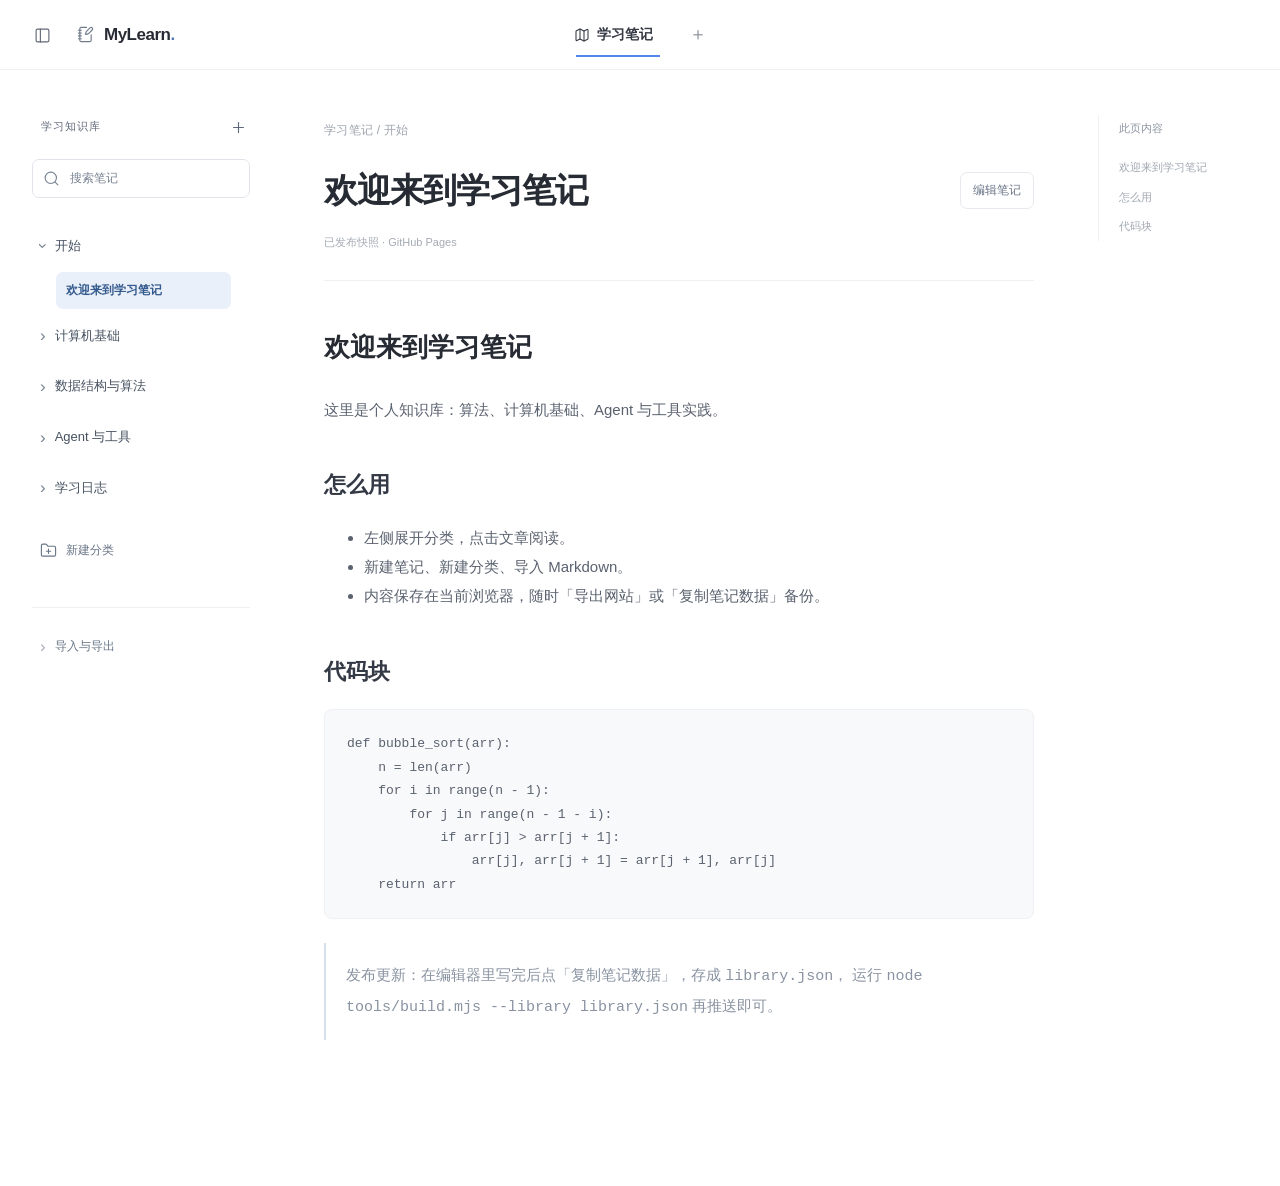
<file: index.html>
<!doctype html><html lang="zh-CN"><head><meta charset="utf-8"><meta name="viewport" content="width=device-width,initial-scale=1"><title>MyLearn · 学习笔记</title><link rel="stylesheet" href="styles.css">
<meta name="description" content="算法与 Agent 学习笔记：数据结构、算法、开发工具与个人知识体系。">
<meta name="author" content="HyxxPatronum">
<meta property="og:type" content="website">
<meta property="og:title" content="MyLearn · 学习笔记">
<meta property="og:description" content="算法与 Agent 学习笔记：数据结构、算法、开发工具与个人知识体系。">
<meta property="og:url" content="https://hyxxpatronum.github.io/mylearn/">
<link rel="icon" href="data:image/svg+xml,%3Csvg%20xmlns%3D%22http%3A%2F%2Fwww.w3.org%2F2000%2Fsvg%22%20viewBox%3D%220%200%2032%2032%22%3E%3Crect%20width%3D%2232%22%20height%3D%2232%22%20rx%3D%228%22%20fill%3D%22%235b7a4d%22%2F%3E%3Cpath%20d%3D%22M9%209h9v3H9zM9%2015h14v3H9zM9%2021h11v3H9z%22%20fill%3D%22%23fff%22%2F%3E%3C%2Fsvg%3E"></head><body><header><button id="toggle-sidebar" class="icon-button" aria-label="切换侧栏" title="切换侧栏"><i data-lucide="panel-left"></i></button><div class="logo"><i data-lucide="notebook-pen"></i> MyLearn<span>.</span></div><nav id="top-bars" aria-label="博客栏目"></nav></header><div class="layout"><aside><div class="side-head"><span>学习知识库</span><button id="new" title="新建笔记" aria-label="新建笔记"><i data-lucide="plus"></i></button></div><label class="search-box"><i data-lucide="search"></i><input id="search" placeholder="搜索笔记" aria-label="搜索笔记"></label><div id="navigation"></div><button id="newGroup" class="quiet"><i data-lucide="folder-plus"></i>新建分类</button><details class="library-tools"><summary>导入与导出</summary><button id="import">导入 Markdown</button><button id="download">下载当前笔记</button><button id="export">导出网站</button><button id="copy-data">复制笔记数据</button></details><input type="file" id="file" accept=".md,.markdown" multiple hidden></aside><main class="content" id="top"><div class="crumb">学习笔记 &nbsp;/&nbsp; 博客简介</div><div class="title-row"><h1>记录学习的每一步</h1><button id="edit">编辑笔记</button></div><div class="meta"><span id="status">本地知识库 · 可导出发布</span></div><div class="editor" id="editor"><p class="hint">使用 Markdown 编写，预览实时更新。内容自动保存在当前浏览器；下载后可提交到 GitHub。</p><textarea id="source" aria-label="Markdown 编辑器"></textarea></div><article class="article" id="article"></article></main><aside class="toc"><strong>此页内容</strong><div id="toc"></div></aside></div><dialog id="create"><form id="createForm"><h2>新建笔记</h2><label>标题 <input id="title" required maxlength="120"></label><label>分类 <select id="group"></select></label><p><button type="button" id="cancel">取消</button> <button class="primary">创建笔记</button></p></form></dialog><dialog id="bar-dialog"><form id="bar-form"><h2>新建栏目</h2><label>栏目名称<input id="bar-name" required maxlength="20" placeholder="例如：编程、项目、随笔"></label><p class="hint">最多 6 个栏目，每个栏目有独立的目录和笔记。</p><p id="bar-error" role="alert" class="danger"></p><button type="button" id="bar-cancel">取消</button> <button class="primary">保存</button></form></dialog><script src="vendor/marked.min.js"></script><script src="vendor/purify.min.js"></script><script src="vendor/lucide.min.js"></script><script src="components.js"></script><script src="published-data.js"></script><script src="app.js"></script></body></html>
</file>
<file: styles.css>
:root{--ink:#272b33;--muted:#969ba5;--line:#eff0f3;--blue:#5679b5;--hover:#f6f7f9}*{box-sizing:border-box}body{margin:0;background:#fff;color:var(--ink);font:14px/1.75 -apple-system,BlinkMacSystemFont,'Segoe UI','Microsoft YaHei',sans-serif}button,input,select,textarea{font:inherit}button{cursor:pointer;border:1px solid #e6e8ec;background:white;border-radius:7px;color:#616875;padding:7px 13px;transition:background .15s}button:hover{background:var(--hover)}button:disabled{opacity:.4;cursor:default}button:focus-visible,a:focus-visible,summary:focus-visible{outline:2px solid #a9bfdf;outline-offset:3px}svg{width:17px;height:17px;vertical-align:middle;flex-shrink:0}header{height:70px;border-bottom:1px solid var(--line);display:flex;align-items:center;gap:20px;padding:0 28px;background:#fff;position:sticky;top:0;z-index:3}.logo{display:flex;gap:10px;align-items:center;font-size:17px;font-weight:650;letter-spacing:-.5px}.logo span{color:var(--blue);margin-left:-10px}.logo svg{color:#707a89}header small{font-size:12px;color:var(--muted);margin-left:14px}.actions{margin-left:auto}.actions button{font-size:12px;border-color:var(--line)}.icon-button{border:0;padding:6px;background:transparent}.layout{display:grid;grid-template-columns:228px minmax(0,760px) 150px;gap:64px;max-width:1440px;margin:auto;padding:44px 32px}.layout>aside:first-child{position:sticky;top:106px;align-self:start;max-height:calc(100vh - 130px);overflow:auto;padding-right:10px}.side-head{display:flex;align-items:center;justify-content:space-between;font-size:11px;letter-spacing:1px;color:var(--muted);margin-bottom:20px;padding-left:9px}.side-head button{border:0;padding:3px;background:transparent}.search-box{display:flex;align-items:center;gap:8px;margin:0 0 24px;color:#a2a8b1;padding:7px 10px;border:1px solid var(--line);border-radius:7px}.search-box input{width:100%;border:0;outline:0;font-size:12px;background:transparent;color:var(--ink)}input::placeholder{color:#a5aab3}details{margin:3px 0}summary{cursor:pointer;list-style:none;font-size:13px;color:#69717e;padding:9px 8px;display:flex;align-items:center;gap:9px;border-radius:6px}summary::-webkit-details-marker{display:none}summary::before{content:'›';font-size:17px;color:#a7adb7;transition:transform .15s}details[open]>summary::before{transform:rotate(90deg)}summary:hover{background:var(--hover)}summary .more{margin-left:auto}.more{padding:0 5px;border:0;color:#8a929f;background:transparent;opacity:0;font-size:16px;line-height:24px}summary:hover .more,.tree-row:hover .more,.more:focus-visible{opacity:1}.tree-row{display:flex;align-items:center;gap:1px;margin:2px 0 2px 16px;border-left:1px solid #eceef2;padding-left:8px}.tree-row[hidden]{display:none}.navitem{min-width:0;flex:1;text-align:left;overflow:hidden;text-overflow:ellipsis;white-space:nowrap;border:0;font-size:12px;padding:8px 10px;background:transparent;color:#9198a3;font-weight:400}.navitem.active{background:#f0f4fa;color:#526f9c}.quiet{display:flex;align-items:center;gap:9px;border:0;font-size:12px;color:#989eaa;padding:10px 8px;margin-top:18px}.library-tools{margin-top:36px;border-top:1px solid var(--line);padding-top:15px}.library-tools summary{font-size:12px;color:#9ba2ad}.library-tools button{display:block;border:0;font-size:12px;margin-left:10px}.content{min-width:0;padding:6px 0 80px}.crumb{font-size:12px;color:#9da4ae;letter-spacing:.3px}.content>h1{font-size:34px;line-height:1.4;font-weight:650;letter-spacing:-1px;margin:26px 0 18px;overflow-wrap:anywhere}.meta{font-size:11px;color:#a5abb4;border-bottom:1px solid var(--line);padding-bottom:28px}.article{font-size:15px;line-height:1.95;color:#5a626f;padding-top:20px;overflow-wrap:anywhere}.article h1{font-size:26px;color:var(--ink)}.article h2{font-size:22px;font-weight:600;margin:40px 0 16px;color:#343a45}.article h3{font-size:18px;color:#343a45}.article p{margin:16px 0}.article a{color:var(--blue)}.article pre{padding:22px;background:#f8f9fb;border:1px solid var(--line);border-radius:8px;overflow:auto;font-size:13px;line-height:1.8}.article code{font-family:Consolas,monospace}.article blockquote{margin:24px 0;border-left:2px solid #d5dfed;padding:1px 20px;color:#8993a1}.article table{width:100%;border-collapse:collapse;font-size:13px}.article td,.article th{padding:12px 14px;border-bottom:1px solid var(--line);text-align:left}.article th{background:#fafbfc;font-weight:500}.article img{max-width:100%}.toc{border-left:1px solid var(--line);padding-left:20px;align-self:start;position:sticky;top:115px;font-size:11px}.toc strong{font-weight:500;color:#8c95a2;display:block;margin:4px 0 15px}.toc a{display:block;text-decoration:none;color:#a0a7b1;padding:5px 0}.toc a:hover{color:var(--blue)}.editor{display:none;margin-top:24px}.hint{color:#9aa3b0;font-size:12px}textarea{width:100%;min-height:380px;border:1px solid #e4e8ef;border-radius:8px;padding:20px;resize:vertical;font:13px/1.8 Consolas,monospace;outline:none}textarea:focus{border-color:#bacbe2}dialog{border:1px solid #e9ecf1;border-radius:14px;padding:30px;width:390px;max-width:90vw;box-shadow:0 24px 90px #24304420}dialog::backdrop{background:#222b3a33;backdrop-filter:blur(3px)}dialog h2{font-size:21px;margin-top:0}dialog label{display:block;font-size:12px;color:#7b8491;margin:20px 0}dialog input,dialog select{display:block;width:100%;margin-top:8px;padding:10px;border:1px solid #e1e5eb;border-radius:6px}.primary{background:#586f91;color:#fff;border-color:#586f91}.primary:hover{background:#4a607e}.context-menu{position:fixed;z-index:10;background:white;border:1px solid #e9ecf1;border-radius:9px;box-shadow:0 8px 30px #17203318;padding:6px;min-width:160px}.context-menu button{display:block;border:0;width:100%;text-align:left;font-size:12px;padding:9px 12px}.danger{color:#bc6464}.empty{padding:60px 0;color:var(--muted)}.sidebar-hidden .layout>aside:first-child{display:none}.sidebar-hidden .layout{grid-template-columns:minmax(0,760px) 150px;justify-content:center}@media(hover:none){.more{opacity:1}}@media(max-width:1150px){.layout{grid-template-columns:210px minmax(0,1fr);gap:40px}.toc{display:none}.sidebar-hidden .layout{grid-template-columns:1fr}}@media(max-width:650px){header{padding:0 16px;gap:12px;height:60px}header small{display:none}.layout{display:block;padding:24px 20px}.layout>aside:first-child{position:static;max-height:none;border-bottom:1px solid var(--line);padding-bottom:20px;margin-bottom:30px}.content>h1{font-size:28px}.more{opacity:1}.library-tools{margin-top:15px}}@media(prefers-reduced-motion:reduce){*{transition:none!important}}
/* Sidebar contrast: readable labels with restrained selection. */
.side-head{color:#626c7b}
.side-head button{color:#5d6878}
.search-box{color:#788392;border-color:#e0e4ea}
.search-box input::placeholder{color:#788392}
#navigation summary{color:#465160}
#navigation summary::before{color:#788392}
#navigation .navitem{color:#626d7c}
#navigation .navitem.active{background:#eaf0f9;color:#355b8e;font-weight:600}
#navigation .more{color:#687587}
.tree-row{border-left-color:#dce2ea}
.quiet{color:#697687}
.library-tools summary{color:#697687}
.library-tools button{color:#626d7c}
/* Indentation alone indicates child hierarchy. */
.tree-row{border-left:0}
#top-bars{display:flex;align-items:center;gap:8px;min-width:0;overflow-x:auto;height:100%;margin-left:20px}.top-bar{display:flex;align-items:center;height:100%;border-bottom:2px solid transparent;flex-shrink:0}.top-bar.selected{border-bottom-color:#536e93}.top-bar button{border:0;background:transparent;border-radius:4px;color:#717b89;font-size:13px;padding:7px 8px}.top-bar.selected .bar-label{color:#344e72;font-weight:600}.top-bar .bar-more{padding:5px 3px;opacity:0}.top-bar:hover .bar-more,.top-bar:focus-within .bar-more{opacity:1}.bar-add{border:0;font-size:20px;color:#748092;padding:3px 7px}header .actions{flex-shrink:0}@media(max-width:800px){header{flex-wrap:wrap;height:auto;padding-top:12px}#top-bars{order:4;width:100%;margin:0;height:46px}.top-bar .bar-more{opacity:1}.layout>aside:first-child{top:130px}}
/* Centered pill navigation and contextual article editing. */
header{position:sticky;justify-content:flex-start}
#top-bars{position:absolute;left:50%;transform:translateX(-50%);height:auto;max-width:calc(100% - 440px);margin:0;padding:5px;gap:5px;background:#f6f7f9;border:1px solid #eceef2;border-radius:999px}
.top-bar{height:34px;border:0;border-radius:999px;padding:0 5px;flex-shrink:0}
.top-bar.selected{border:0;background:#fff;box-shadow:0 1px 5px #27364a12}
.top-bar:hover{background:#fff}
.top-bar button{font-size:12px;border-radius:999px;padding:5px 9px}
.top-bar.selected .bar-label{color:#344e72}
.top-bar .bar-more{font-size:15px;padding:3px 4px}
.bar-add{border-radius:50%;width:32px;height:32px;padding:0;flex-shrink:0;font-size:19px}
.title-row{display:flex;align-items:center;justify-content:space-between;gap:24px;margin:26px 0 18px}
.title-row>h1{font-size:34px;line-height:1.4;font-weight:650;letter-spacing:-1px;margin:0;overflow-wrap:anywhere;min-width:0}
.title-row>#edit{flex-shrink:0;font-size:12px;color:#697587;border-color:#e6e9ee;background:#fff;padding:7px 12px}
.title-row>#edit:hover{background:#f6f8fb;color:#344e72}
@media(max-width:1100px){header{flex-wrap:wrap;height:auto;min-height:70px;padding-top:14px;padding-bottom:14px}#top-bars{position:static;transform:none;order:4;max-width:100%;width:max-content;flex-basis:auto;margin:6px auto 0}header::after{content:'';width:100%;order:3}.top-bar .bar-more{opacity:1}}
@media(max-width:650px){.title-row{gap:12px}.title-row>h1{font-size:28px}.title-row>#edit{padding:6px 9px}.top-bar button{padding:5px 7px}}
/* Independent navigation buttons, without a shared capsule. */
#top-bars{background:transparent;border:0;border-radius:0;padding:0;gap:10px;overflow-y:hidden}
.top-bar{height:36px;padding:0 5px;border:1px solid #e2e6ec;border-radius:7px;background:#fff;box-shadow:none}
.top-bar:hover{background:#f7f9fc;border-color:#cbd4e1}
.top-bar.selected{border:1px solid #b9c9df;background:#edf3fa;box-shadow:none}
.top-bar button{border-radius:5px;color:#5d6878}
.top-bar.selected .bar-label{color:#365a87;font-weight:600}
.top-bar .bar-more{opacity:1;color:#8793a3}
.bar-add{width:36px;height:36px;border:1px dashed #cfd6df;border-radius:7px;background:white;color:#768397}
.bar-add:hover{background:#f7f9fc;border-color:#aebed3}
.bar-add:disabled{background:#f8f9fb}
/* Unified white navigation buttons. */
.top-bar,.top-bar:hover,.top-bar.selected{height:36px;border:1px solid #e2e6ec;border-radius:7px;background:#fff;box-shadow:none}
.top-bar:hover{border-color:#b9c2ce}
.top-bar.selected{border-color:#8998ac}
.top-bar button,.top-bar button:hover{background:#fff;color:#626d7c}
.top-bar.selected .bar-label{color:#303d50;font-weight:600}
.bar-add,.bar-add:hover,.bar-add:disabled{height:36px;width:36px;border:1px solid #e2e6ec;border-radius:7px;background:#fff;color:#768397}
.bar-add:hover{border-color:#b9c2ce}
/* Reference-inspired icon and text navigation. */
#top-bars{gap:18px;padding:0;background:#fff;border:0;border-radius:0}
.top-bar,.top-bar:hover,.top-bar.selected{position:relative;height:44px;border:0;border-radius:0;padding:0;background:#fff;box-shadow:none}
.top-bar.selected::after{content:'';position:absolute;bottom:0;left:7px;right:7px;height:2px;background:#5286e8}
.top-bar .bar-label{display:flex;align-items:center;gap:7px;padding:8px 5px;background:#fff;color:#6a6c74;font-size:14px;font-weight:600}
.top-bar .bar-label svg{width:16px;height:16px;stroke-width:1.6}
.top-bar.selected .bar-label{color:#353a44}
.top-bar .bar-label:hover{color:#303d50}
.top-bar .bar-more{font-size:13px;padding:5px 1px;color:#8c929c;background:#fff;opacity:0}
.top-bar:hover .bar-more,.top-bar:focus-within .bar-more{opacity:1}
.bar-add,.bar-add:hover,.bar-add:disabled{border:0;background:#fff;border-radius:4px;width:26px;height:32px;color:#8c929c;font-size:18px}
@media(hover:none){.top-bar .bar-more{opacity:1}}
@media(max-width:650px){#top-bars{gap:10px}.top-bar .bar-label{font-size:13px}}
</file>
